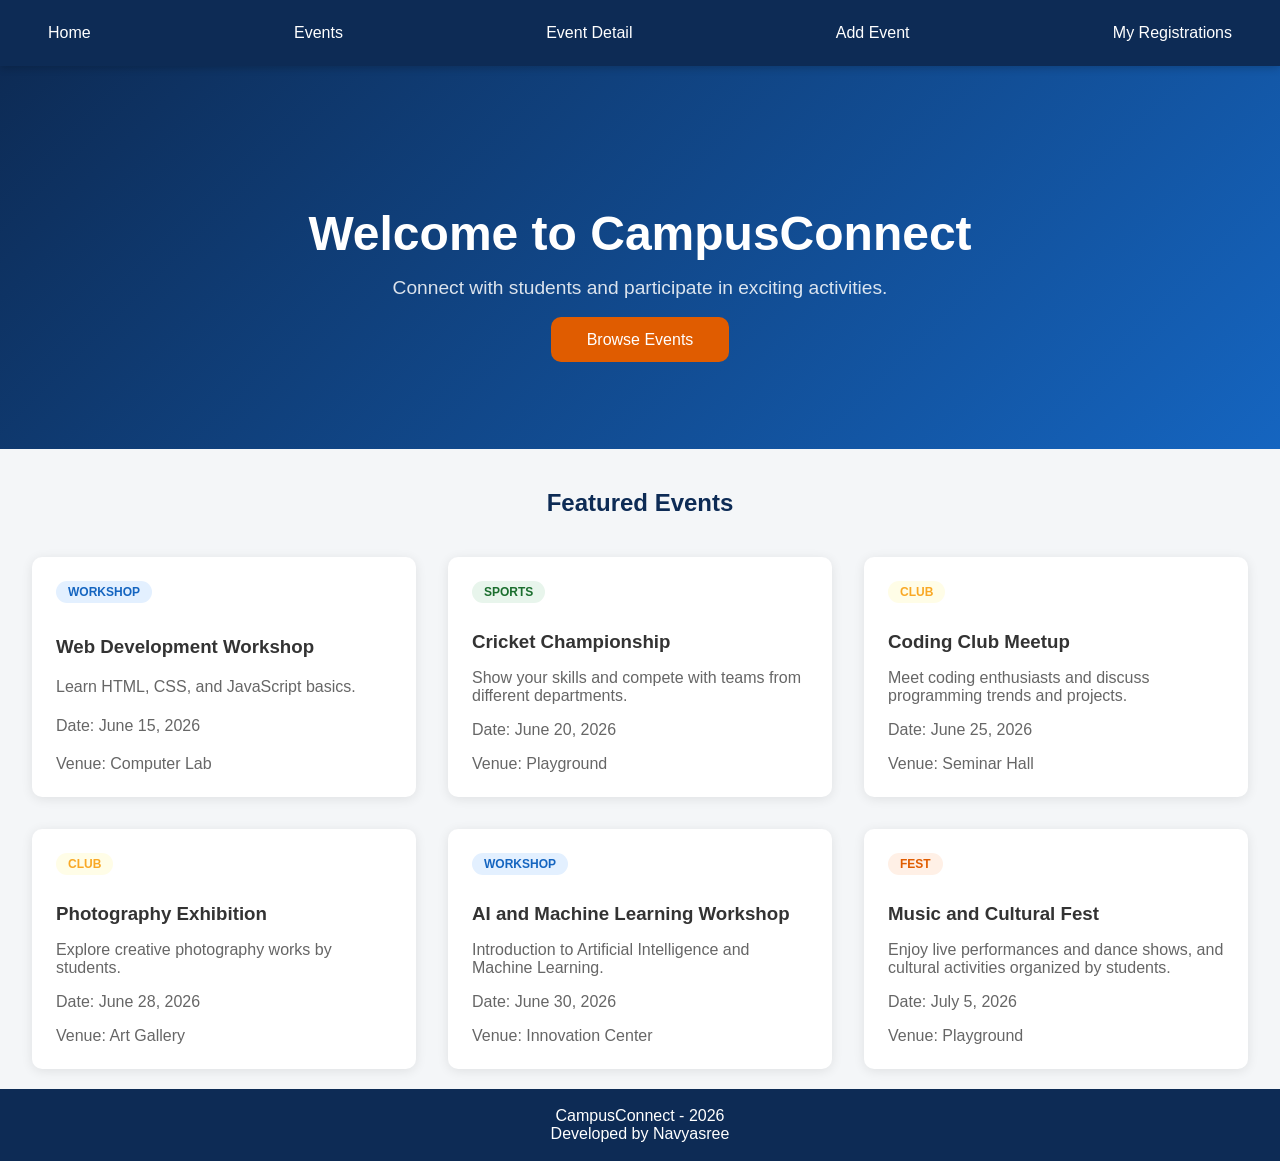
<file: index.html>
<!DOCTYPE html>
<html lang="en">

<head>
    <link rel="stylesheet" href="css/styles.css">
    <title>CampusConnect - Home</title>
</head>

<body>
    <header>

        <nav>
            <a href="index.html">Home</a>
            <a href="events.html">Events</a>
            <a href="event-detail.html">Event Detail</a>
            <a href="add-event.html">Add Event</a>
            <a href="my-registrations.html">My Registrations</a>
        </nav>

    </header>
    <main>
        <section class="hero">
            <h1>Welcome to CampusConnect</h1>
            <p>Connect with students and participate in exciting activities.</p>
            <a href="events.html" class="btn-primary">Browse Events</a>
        </section>
        <h2 class="section-title">Featured Events</h2>
        <section class="events-grid">
            <article class="event-card">
                <span class="category-badge badge-workshop">Workshop</span>
                <h3>Web Development Workshop</h3>
                <p>Learn HTML, CSS, and JavaScript basics.</p>
                <p>Date: June 15, 2026</p>
                <p>Venue: Computer Lab</p>
            </article>
            <article class="event-card">
                <span class="category-badge badge-sports">Sports</span>
                <h3>Cricket Championship</h3>
                <p>Show your skills and compete with teams from different departments.</p>
                <p>Date: June 20, 2026</p>
                <p>Venue: Playground</p>
            </article>
            <article class="event-card">
                <span class="category-badge badge-club">Club</span>
                <h3>Coding Club Meetup</h3>
                <p>Meet coding enthusiasts and discuss programming trends and projects.</p>
                <p>Date: June 25, 2026</p>
                <p>Venue: Seminar Hall</p>
            </article>
            <article class="event-card">
                <span class="category-badge badge-club">Club</span>
                <h3>Photography Exhibition</h3>
                <p>Explore creative photography works by students.</p>
                <p>Date: June 28, 2026</p>
                <p>Venue: Art Gallery</p>
            </article>
            <article class="event-card">
                <span class="category-badge badge-workshop">Workshop</span>
                <h3>AI and Machine Learning Workshop</h3>
                <p>Introduction to Artificial Intelligence and Machine Learning.</p>
                <p>Date: June 30, 2026</p>
                <p>Venue: Innovation Center</p>
            </article>
            <article class="event-card">
                <span class="category-badge badge-fest">Fest</span>
                <h3>Music and Cultural Fest</h3>
                <p>Enjoy live performances and dance shows, and cultural activities organized by students.</p>
                <p>Date: July 5, 2026</p>
                <p>Venue: Playground</p>
            </article>
        </section>
    </main>
    <footer>
        <p>CampusConnect - 2026</p>
        <p>Developed by Navyasree</p>

    </footer>
</body>

</html>
</file>
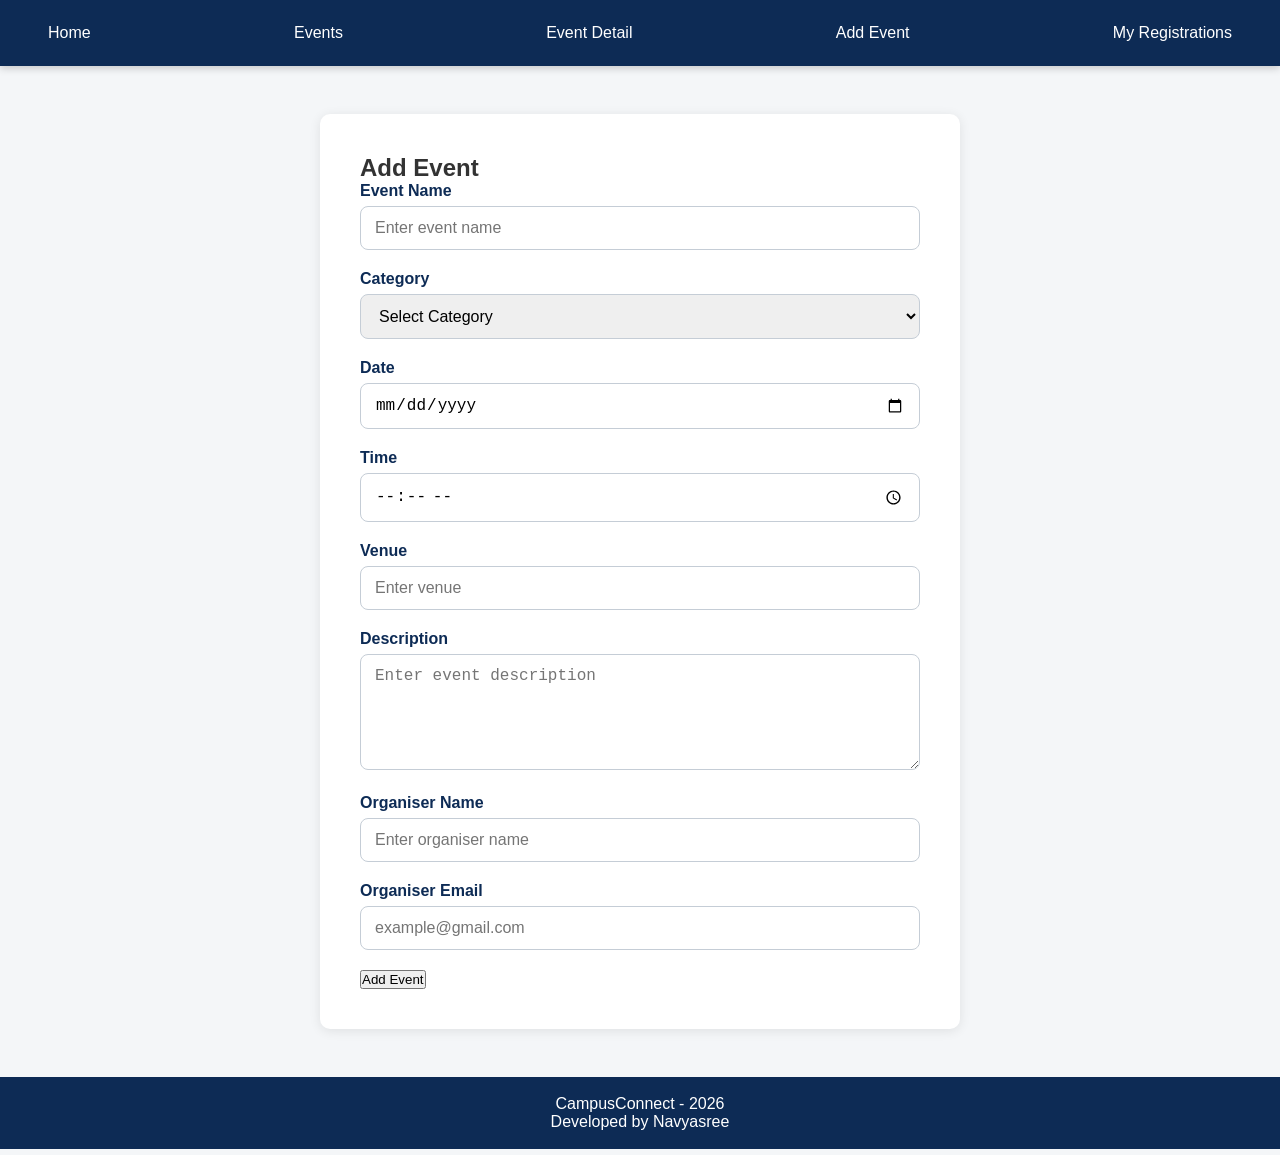
<file: add-event.html>
<!DOCTYPE html>
<html lang="en">

<head>
    <link rel="stylesheet" href="css/styles.css">
    <title>CampusConnect - Add Event</title>
</head>

<body>
    <header>
        <nav>
            <a href="index.html">Home</a>
            <a href="events.html">Events</a>
            <a href="event-detail.html">Event Detail</a>
            <a href="add-event.html">Add Event</a>
            <a href="my-registrations.html">My Registrations</a>
        </nav>
    </header>
    <main>
        <section class="form-container">

            <h2>Add Event</h2>
            <form id="add-event-form">
                <div class="form-group">
                    <label for="title">Event Name</label>
                    <input type="text" id="event-name" placeholder="Enter event name">
                    <small id="name-error"></small>
                </div>

                <div class="form-group">
                    <label for="category">Category</label>
                    <select id="category">
                        <option value="">Select Category</option>
                        <option value="fest">Fest</option>
                        <option value="workshop">Workshop</option>
                        <option value="sports">Sports</option>
                        <option value="club">Club</option>
                    </select>
                    <small id="cat-error"></small>
                </div>

                <div class="form-group">
                    <label for="date">Date</label>
                    <input type="date" id="event-date">
                    <small id="date-error"></small>
                </div>
                <div class="form-group">
                    <label for="time">Time</label>
                    <input type="time" id="time">
                    <small id="time-error"></small>
                </div>
                <div class="form-group">
                    <label for="venue">Venue</label>
                    <input type="text" id="venue" placeholder="Enter venue">
                    <small id="venue-error"></small>
                </div>

                <div class="form-group">
                    <label for="description">Description</label>
                    <textarea id="description" rows="5" placeholder="Enter event description"></textarea>
                    <small id="desc-error"></small>
                </div>
                <div class="form-group">
                    <label for="organiser-name">Organiser Name</label>
                    <input type="text" id="organiser-name" placeholder="Enter organiser name">
                    <small id="organiser-error"></small>
                </div>
                <div class="form-group">
                    <label for="organiser-email">Organiser Email</label>
                    <input type="email" id="organiser-email" placeholder="example@gmail.com">
                    <small id="email-error"></small>
                </div>
                <button type="submit">Add Event</button>
            </form>
        </section>
    </main>
    <footer>
        <p>CampusConnect - 2026</p>
        <p>Developed by Navyasree</p>
    </footer>
    <script src="js/app.js"></script>
</body>

</html>
</file>
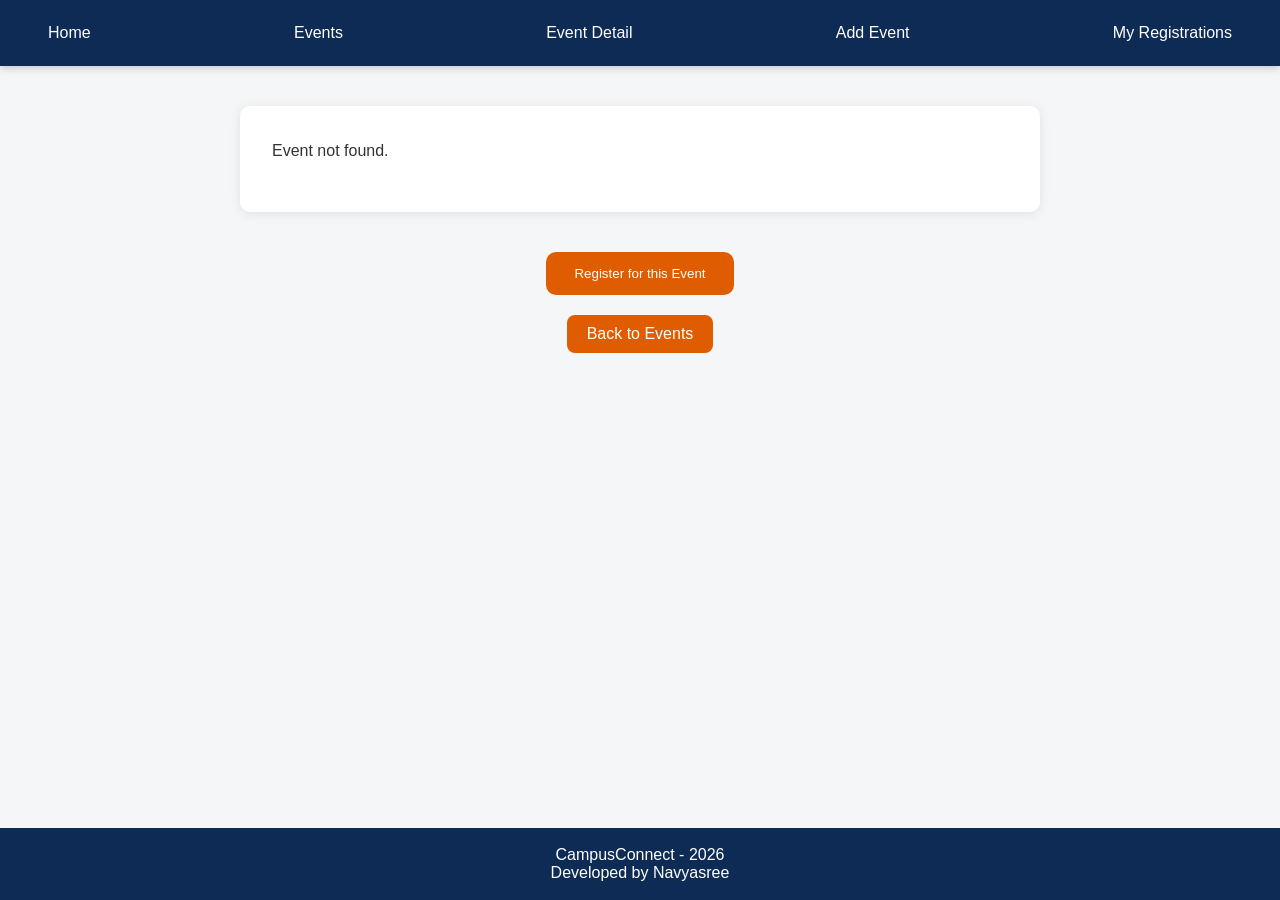
<file: event-detail.html>
<!DOCTYPE html>
<html lang="en">

<head>
    <link rel="stylesheet" href="css/styles.css">
    <title>CampusConnect - Event Details</title>
</head>

<body>
    <header>
        <nav>
            <a href="index.html">Home</a>
            <a href="events.html">Events</a>
            <a href="event-detail.html">Event Detail</a>
            <a href="add-event.html">Add Event</a>
            <a href="my-registrations.html">My Registrations</a>
        </nav>
    </header>
    <main>
        <section id="detail-container">
            <h1 id="event-title"></h1>
            <p>
                <strong>Date:</strong>
                <span id="event-date"></span>
            </p>
            <p>
                <strong>Time:</strong>
                <span id="event-time"></span>
            </p>
            <p>
                <strong>Venue:</strong>
                <span id="event-venue"></span>
            </p>
            <p>
                <strong>Organiser:</strong>
                <span id="event-organiser"></span>
            </p>
            <p>
                <strong>Contact:</strong>
                <span id="event-contact"></span>
            </p>
            <p id="event-desc"></p>
        </section>
        <button id="register-btn">Register for this Event</button>
        <p>
            <a href="events.html" class="back-btn">
                Back to Events
            </a>
        </p>
    </main>
    <footer>
        <p>CampusConnect - 2026</p>
        <p>Developed by Navyasree</p>
    </footer>
    <script src="js/app.js"></script>
</body>

</html>
</file>
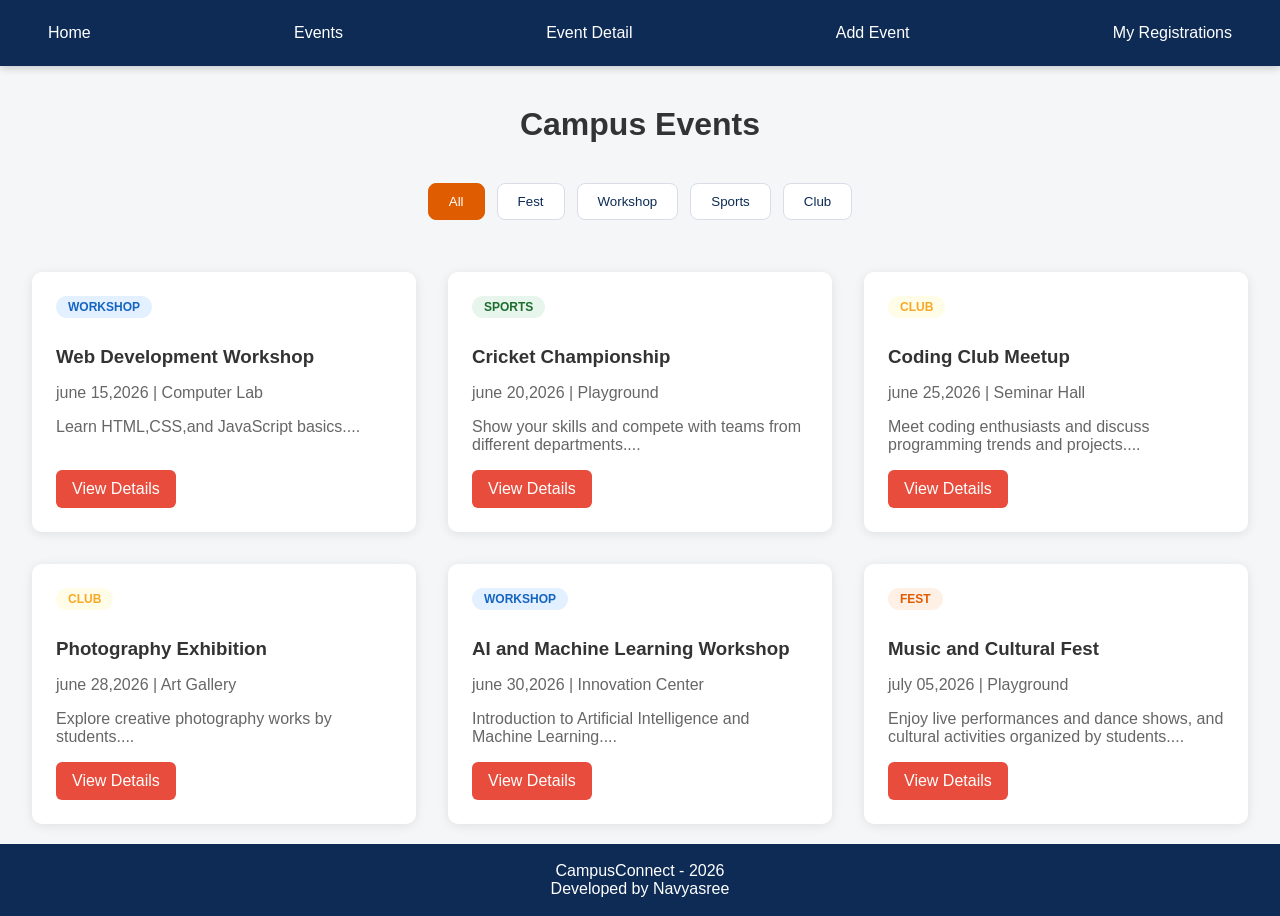
<file: events.html>
<!DOCTYPE html>
<html lang="en">

<head>
    <link rel="stylesheet" href="css/styles.css">
    <title>CampusConnect - Events</title>
</head>
<body>
    <header>
        <nav>
            <a href="index.html">Home</a>
            <a href="events.html">Events</a>
            <a href="event-detail.html">Event Detail</a>
            <a href="add-event.html">Add Event</a>
            <a href="my-registrations.html">My Registrations</a>
        </nav>
    </header>
    <main>
        <h1>Campus Events</h1>
        <section class="filters">
            <button class="active" data-filter="all">All</button>
            <button data-filter="fest">Fest</button>
            <button data-filter="workshop">Workshop</button>
            <button data-filter="sports">Sports</button>
            <button data-filter="club">Club</button>
        </section>
        <section id="events-grid" class="events-grid"></section>

    </main>
    <footer>
        <p>CampusConnect - 2026</p>
        <p>Developed by Navyasree</p>
    </footer>
    <script src="js/app.js"></script>
</body>

</html>
</file>
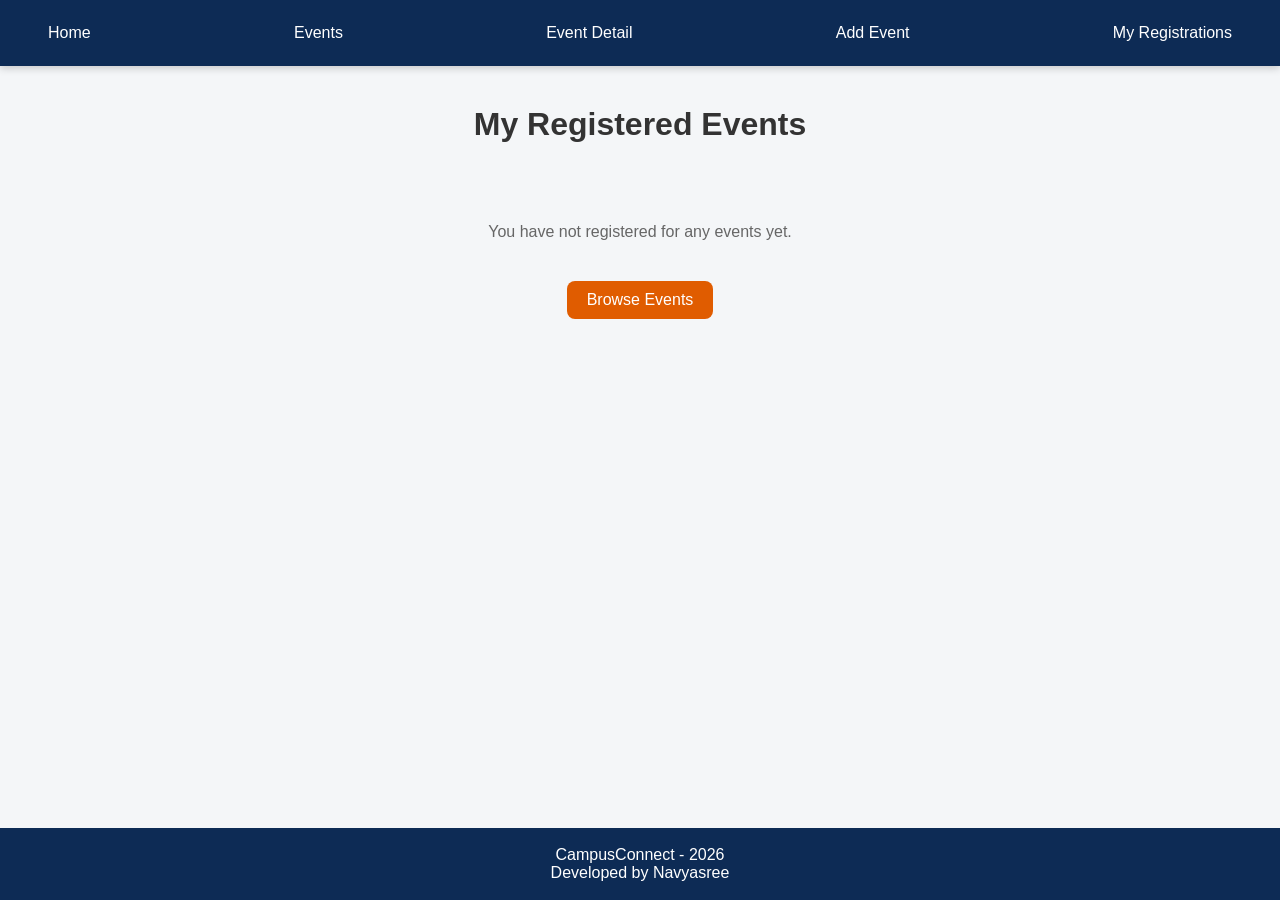
<file: my-registrations.html>
<!DOCTYPE html>
<html lang="en">

<head>
    <link rel="stylesheet" href="css/styles.css">
    <title>CampusConnect - My Registrations</title>
</head>

<body>
    <header>
        <nav>
            <a href="index.html">Home</a>
            <a href="events.html">Events</a>
            <a href="event-detail.html">Event Detail</a>
            <a href="add-event.html">Add Event</a>
            <a href="my-registrations.html">My Registrations</a>
        </nav>
    </header>
    <main>
        <h1>My Registered Events</h1>
        <section id="registrations-list" class="events-grid"></section>
        <section class="browse-events">
            <a href="events.html">Browse Events</a>
        </section>
    </main>
    <footer>
        <p>CampusConnect - 2026</p>
        <p>Developed by Navyasree</p>
    </footer>
    <script src="js/app.js"></script>
</body>

</html>
</file>
<file: css/styles.css>
html {
    scroll-behavior: smooth;
}

*,
*::before,
*::after {
    box-sizing: border-box;
    margin: 0;
    padding: 0;
}

/* CSS variables used throughout the website */
:root {
    --primary: #0D2B55;
    --accent: #E05C00;
    --bg: #F4F6F8;
    --card-bg: #FFFFFF;
    --text: #333333;
    --text-light: #666666;
    --radius: 10px;
    --shadow: 0 2px 12px rgba(0, 0, 0, 0.09);
}


body {
    background: var(--bg);
    color: var(--text);
    font-family: Arial, sans-serif;
}

/* Sticky navigation bar stays visible while scrolling */
header {
    background: var(--primary);
    position: sticky;
    top: 0;
    z-index: 100;
    box-shadow: 0 2px 8px rgba(0, 0, 0, 0.2);
}


nav {
    display: flex;
    justify-content: space-between;
    align-items: center;
    padding: 16px 32px;
}


nav a {
    color: white;
    text-decoration: none;
    padding: 8px 16px;
    border-radius: var(--radius);
    transition: background 0.2s ease;
}


nav a:hover {
    background: var(--accent);
}

.section-title {
    text-align: center;
    margin: 40px 0 20px;
    color: var(--primary);
}




.hero {
    background: linear-gradient(135deg, var(--primary), #1565C0);
    color: white;
    text-align: center;
    padding: 100px 32px;

}

.hero h1 {
    font-size: 3rem;
    margin-bottom: 16px;
}

.hero p {
    font-size: 1.2rem;
    opacity: 0.85;
    margin-bottom: 32px;
}

.btn-primary {
    background: var(--accent);
    color: white;
    padding: 14px 36px;
    border: none;
    border-radius: var(--radius);
    font-size: 1rem;
    cursor: pointer;
    text-decoration: none;
    transition: transform 0.2s, background 0.2s;
}

.btn-primary:hover {
    transform: translateY(-2px);
    background: #c45200;
}

/* Responsive grid layout for event cards */
.events-grid {
    display: grid;
    grid-template-columns: repeat(auto-fit, minmax(350px, 1fr));
    gap: 2rem;
    padding: 20px 32px;
}

main h1 {
    text-align: center;
    margin: 40px 0;
}

.event-card {
    background: var(--card-bg);
    border-radius: var(--radius);
    box-shadow: var(--shadow);
    padding: 24px;
    display: flex;
    flex-direction: column;
    justify-content: space-between;
    gap: 1rem;
    transition: transform 0.3s ease;
}

.event-card p {
    color: var(--text-light);
}

.event-card:hover {
    transform: translateY(-8px);
    box-shadow: 0 12px 30px rgba(0, 0, 0, 0.18);
}


.category-badge {

    display: inline-block;
    padding: 4px 12px;
    border-radius: 20px;
    font-size: 0.75rem;
    font-weight: 700;
    text-transform: uppercase;
    margin-bottom: 12px;
    width: fit-content;
}

/* Category badge colors for different event types */
.badge-fest {
    background: #FFF0E6;
    color: #E05C00;
}

.badge-workshop {
    background: #E3F0FF;
    color: #1565C0;
}

.badge-sports {
    background: #E8F5EC;
    color: #1B6E2E;
}

.badge-club {
    background: #FFFDE7;
    color: #F9A825;
}

/* Form styles */



.form-container {
    max-width: 640px;
    margin: 48px auto;
    background: var(--card-bg);
    padding: 40px;
    border-radius: var(--radius);
    box-shadow: var(--shadow);
}

.form-group {
    margin-bottom: 20px;
}

.form-group label {
    display: block;
    margin-bottom: 6px;
    font-weight: 600;
    color: var(--primary);
}

.form-group input,
.form-group select,
.form-group textarea {
    width: 100%;
    padding: 12px 14px;
    border: 1.5px solid #C5CDD6;
    border-radius: 8px;
    font-size: 1rem;
    transition: border-color 0.2s;
}

.form-group input:focus,
.form-group select:focus,
.form-group textarea:focus {
    border-color: var(--accent);
    outline: none;
}

/* Responsive Design for Mobile */
@media (max-width: 768px) {

    nav {
        flex-wrap: wrap;
        justify-content: center;
        gap: 8px;
    }

    .hero h1 {
        font-size: 2rem;
    }

    .hero {
        padding: 60px 20px;
    }

    .events-grid {
        grid-template-columns: 1fr;
        padding: 15px;
    }

    .form-container {
        margin: 20px 16px;
        padding: 24px;
    }

}

/* Filter buttons styling */
.filters {
    display: flex;
    justify-content: center;
    gap: 12px;
    margin-bottom: 2rem;
    flex-wrap: wrap;
}

.filters button {
    background: white;
    color: var(--primary);
    border: 1px solid #d8dde6;
    padding: 10px 20px;
    border-radius: 8px;
    cursor: pointer;
    transition: all 0.3s ease;
}

.filters button:hover {
    background: var(--primary);
    color: white;
}

/* Active filter button */
.filters button.active {
    background: var(--accent);
    color: white;
    border-color: var(--accent);
}

/* Events details card */
#detail-container {
    max-width: 800px;
    margin: 40px auto;
    background: var(--card-bg);
    padding: 32px;
    border-radius: var(--radius);
    box-shadow: var(--shadow);
}

#detail-container h1 {
    color: var(--primary);
    margin-bottom: 20px;
}

#detail-container p {
    margin-bottom: 16px;
    line-height: 1.6;
}

#register-btn {
    display: block;
    margin: 20px auto;
    background: var(--accent);
    color: white;
    border: none;
    padding: 14px 28px;
    border-radius: var(--radius);
    cursor: pointer;
}

main button:hover {
    background: #c45200;
}

.view-details-btn {
    background-color: #e74c3c;
    color: white;
    padding: 10px 16px;
    border-radius: 6px;
    text-decoration: none;
    margin-top: auto;
    display: inline-block;
    width: fit-content;
    align-self: self-start;
}

.view-details-btn:hover {
    background: #c0392b;
}

/* Make footer stay at the bottom of the page */
body {
    min-height: 100vh;
    display: flex;
    flex-direction: column;
}

main {
    flex: 1;
}

footer {
    background: var(--primary);
    color: white;
    text-align: center;
    padding: 18px;
}

.back-btn {
    display: block;
    width: fit-content;
    margin: 20px auto;
    background: var(--accent);
    color: white;
    padding: 10px 20px;
    border-radius: 8px;
    text-decoration: none;
    transition: background 0.3s ease;
}

.browse-events {
    text-align: center;
    margin-top: 20px;
}

.browse-events a {
    display: inline-block;
    background: var(--accent);
    color: white;
    padding: 10px 20px;
    border-radius: 8px;
    text-decoration: none;
    transition: background 0.3s ease;
}
.browse-events a:hover {
    background: #c45200;
}

#registrations-list p {
    grid-column: 1 / -1;
    text-align: center;
    margin-top: 20px;
    color: var(--text-light);
}

/* Error message shown below from fields */
small {
    color: red;
    display: block;
    margin-top: 5px;
    font-size: 0.9rem;
    font-weight: 500;
}
</file>
